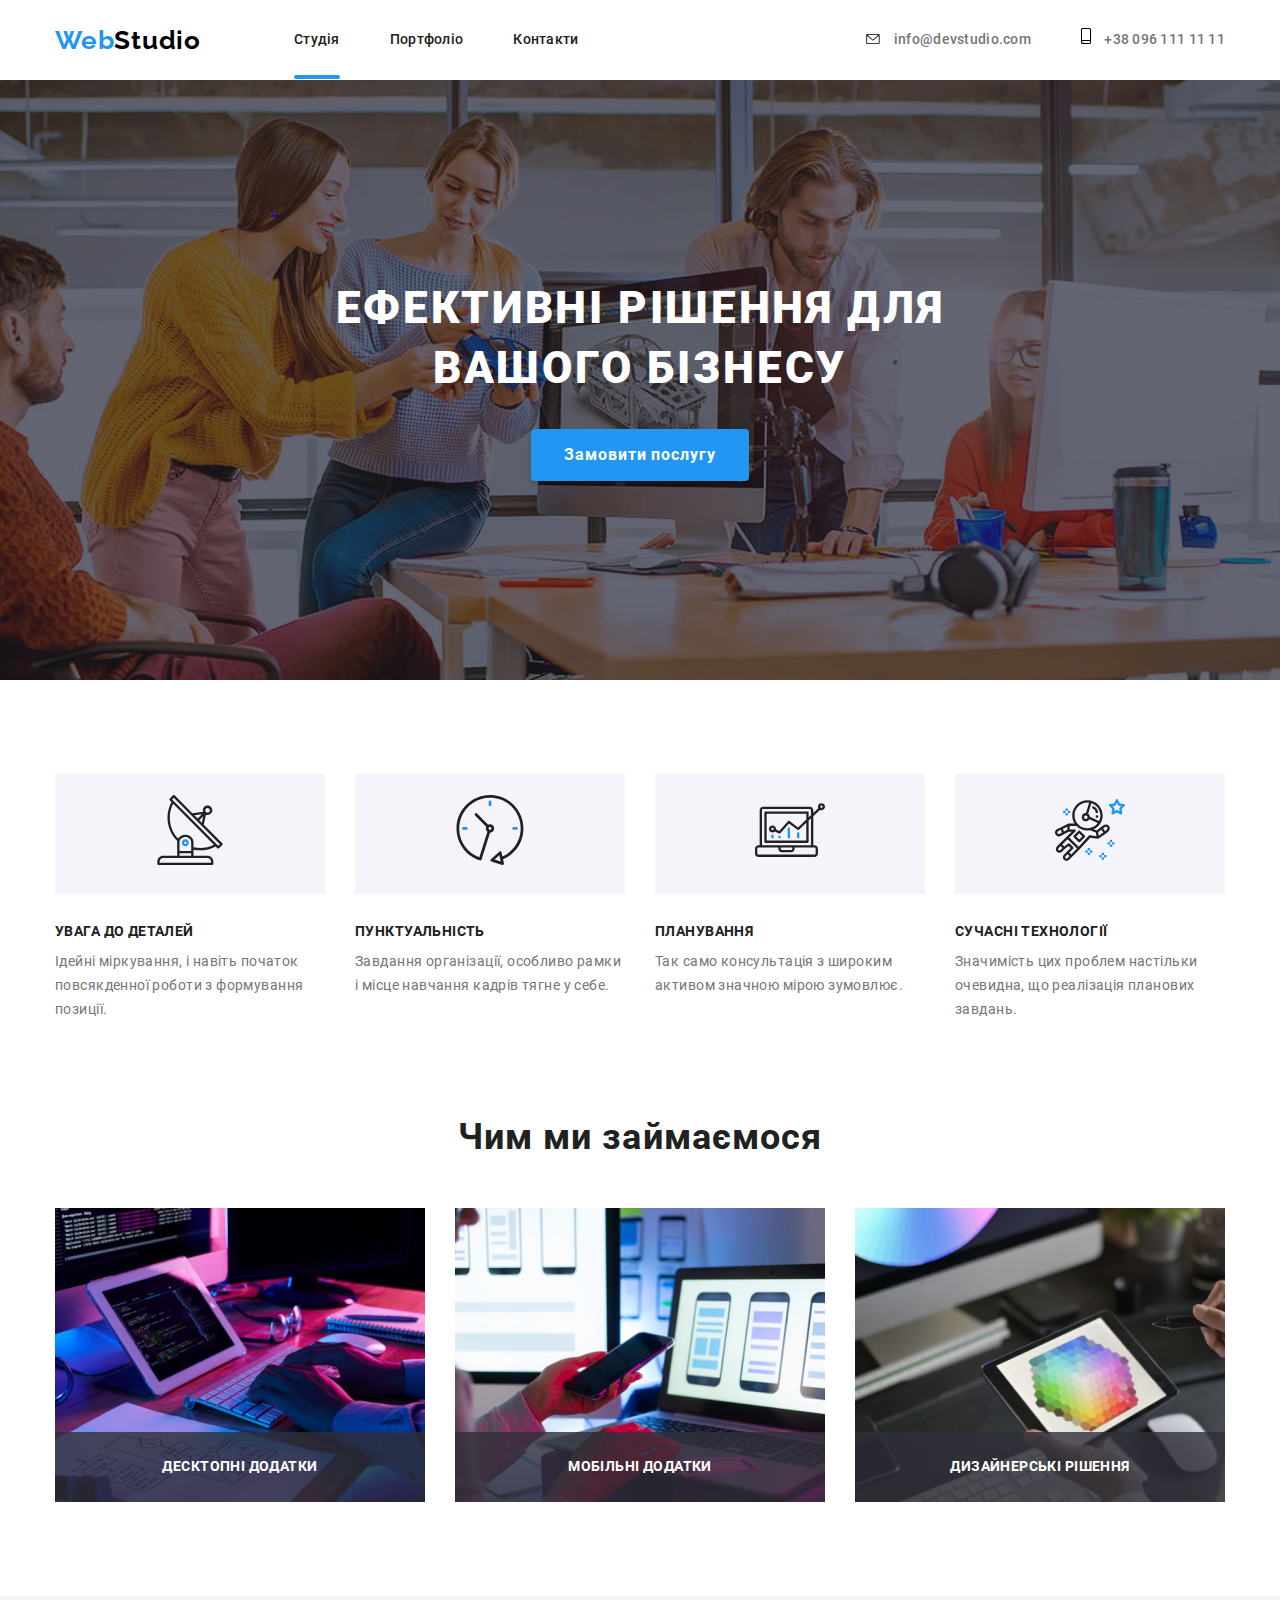
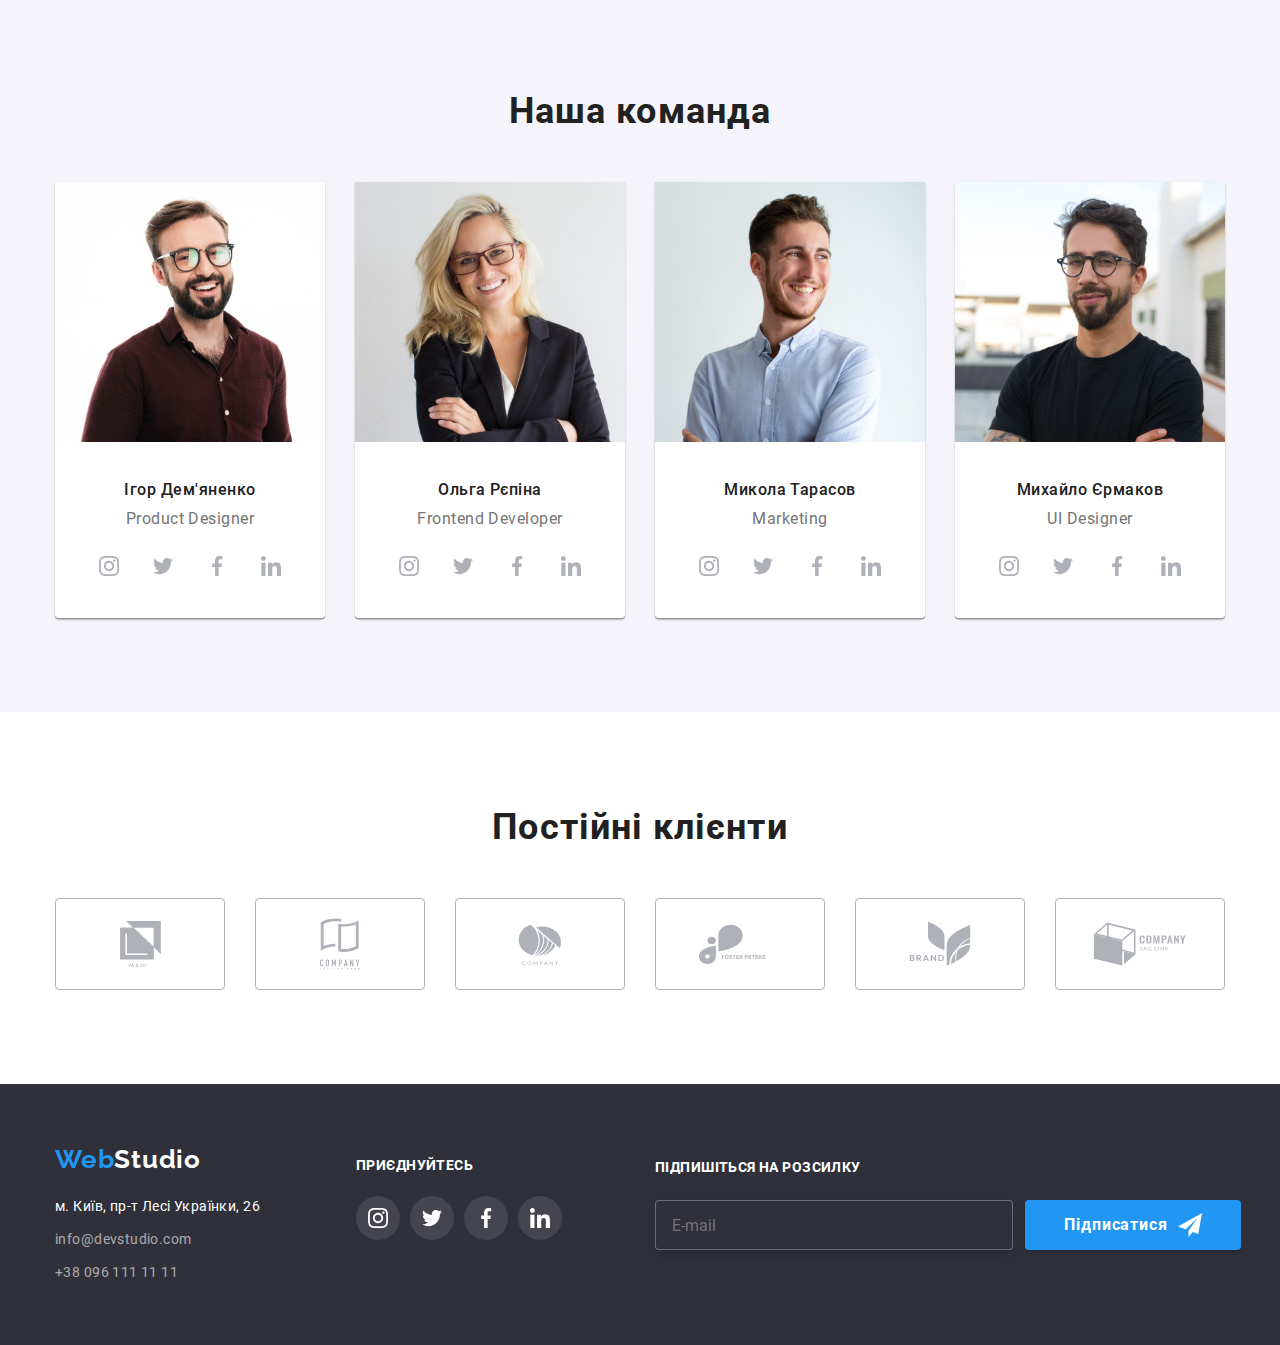
<file: index.html>
<!DOCTYPE html>
<html lang="uk">
<head>
    <meta charset="UTF-8">
    <meta http-equiv="X-UA-Compatible" content="IE=edge">
    <meta name="viewport" content="width=device-width, initial-scale=1.0">
    <title>Webstudio</title>
    <link rel="stylesheet" href="https://cdnjs.cloudflare.com/ajax/libs/modern-normalize/1.1.0/modern-normalize.min.css">
    <link rel="stylesheet" href="./css/style.css">
</head>
<body>
    <header class="page-header">
        <div class="container-header">
            <nav class="menu">
                <a href="./index.html" target="_parent"  class="page-logo"><span class="logo">Web</span>Studio</a>
                <ul class="site-nav list" >
                        <li class="item "><a href="index.html"  class="current link">Студія</a></li>
                        <li class="item "><a href="portfolio.html" class="link">Портфоліо</a></li>
                        <li class="item "><a href="#" class="link">Контакти</a></li>
                </ul>
            </nav>
            <ul class="auth-nav list">
                <li class="item">
                    <div class="text-auth">
                        <a href="mailto:" class="auth-link">
                            <div class="auth-nav-icon">
                                <svg class="icon-mail" width="16" height="10">
                                    <use href="./img/icons.svg#icon-envelope-hover"></use>
                                </svg>
                            </div>
                            info@devstudio.com
                        </a>
                    </div>
                </li>
                <li class="item">
                    <div class="text-auth">
                        <a href="tel:" class="auth-link">
                            <div class="auth-nav-icon">
                                <svg class="icon-mail" width="10" height="16">
                                    <use href="./img/icons.svg#icon-smartphone"></use>
                                </svg>
                            </div>
                            +38 096 111 11 11
                        </a>
                    </div>
                </li>
            </ul>
            </div>
    </header>

    <main class="page-main">
        <section class="hero" >
            <div class="container-hero">
                    <h1 class="hero-title">ЕФЕКТИВНІ РІШЕННЯ ДЛЯ ВАШОГО БІЗНЕСУ</h1>
                    <button type="button" class="btn-hero" data-modal-open>Замовити послугу</button>
            </div>
        </section>       
        <section class="section-info" >
            <div class="container-info">        
                <ul class="info list">
                    <li class="section-text">
                        <div class="container-icon">
                            <a href="#" class="section-icon-info">
                                <svg width="70" height="70">
                                    <use href="./img/icons.svg#icon-antenna"></use>
                                </svg>
                            </a>
                        </div>
                            <h3 class="section-title">УВАГА ДО ДЕТАЛЕЙ</h3>
                            <p class="subsection">Ідейні міркування, і навіть початок повсякденної роботи з формування позиції.</p>
                    </li>
                    <li class="section-text">
                        <div class="container-icon">
                            <a href="#" class="section-icon-info">
                                <svg width="70" height="70">
                                    <use href="./img/icons.svg#icon-clock"></use>
                                </svg>
                            </a>
                        </div>
                            <h3 class="section-title">ПУНКТУАЛЬНІСТЬ</h3>
                            <p class="subsection">Завдання організації, особливо рамки і місце навчання кадрів тягне у себе.</p>
                    </li>
                    <li class="section-text">
                        <div class="container-icon">
                            <a href="#" class="section-icon-info">
                                <svg width="70" height="70">
                                    <use href="./img/icons.svg#icon-diagram"></use>
                                </svg>
                            </a>
                        </div>
                            <h3 class="section-title">ПЛАНУВАННЯ</h3>
                            <p class="subsection">Так само консультація з широким активом значною мірою зумовлює.</p>
                    </li>
                    <li class="section-text">
                        <div class="container-icon">
                            <a href="#" class="section-icon-info">
                                <svg width="70" height="70">
                                    <use href="./img/icons.svg#icon-astronaut"></use>
                                </svg>
                            </a>
                        </div>   
                            <h3 class="section-title">СУЧАСНІ ТЕХНОЛОГІЇ</h3>
                            <p class="subsection">Значимість цих проблем настільки очевидна, що реалізація планових завдань.</p>
                    </li>
                </ul>
            </div>            
        </section>
                
        <section class="section-visual">
            <div class="container-visual">
                <h2 class="title-page" >Чим ми займаємося</h2>
                <ul class="main-img list">
                    <div class="visual-card">
                        <li class="item-visual">
                            <div class="item-visual-card">
                                <img src="./img/image_1.jpeg" alt="Верстка-сайту" width="370" height="294" class="img-item">
                                <p class="visual-card-text">ДЕСКТОПНІ ДОДАТКИ</p>
                            </div>
                        </li>
                    </div>
                    <div class="visual-card">
                        <li class="item-visual">
                            <div class="item-visual-card">
                                <img src="./img/image_2.jpeg" alt="Стилізація-под-смартфон" width="370" height="294" class="img-item">
                                <p class="visual-card-text">МОБІЛЬНІ ДОДАТКИ</p>
                            </div>
                        </li>
                    </div>
                    <div class="visual-card">
                        <li class="item-visual">
                            <div class="item-visual-card">
                                <img src="./img/image_3.jpeg" alt="Дизайн-сайту" width="370" height="294" class="img-item">
                                <p class="visual-card-text">ДИЗАЙНЕРСЬКІ РІШЕННЯ</p>
                            </div>
                        </li>
                    </div>
                </ul>
            </div>
        </section>
            
    <section class="section-teem" >
                <div class="container-teem">
                    <h2 class="title-teem">Наша команда</h2>
                    <ul class="teem-page list">
                        <li class="item-teem">
                            <img src="./img/face_1.jpeg" alt="Фото-продукт-дизайнера" width="270" height="260">
                            <div class="container-item">
                                <h3 class="section-teem-title">Ігор Дем'яненко</h3>
                                <p class="subsection-teem">Product Designer</p>
                                <div class="social ">
                                    <ul class="social-list list">
                                        <li class="social-link">
                                            <a href="#" class="social-icons">
                                                <svg width="20" height="20">
                                                    <use href="./img/icons.svg#icon-instagram"></use>
                                                </svg>
                                            </a>
                                        </li>
                                        <li class="social-link">
                                            <a href="" class="social-icons">
                                                <svg width="20" height="20">
                                                    <use href="./img/icons.svg#icon-twitter"></use>
                                                </svg>
                                            </a>
                                        </li>
                                        <li class="social-link">
                                            <a href="" class="social-icons">
                                                <svg width="20" height="20">
                                                    <use href="./img/icons.svg#icon-facebook"></use>
                                                </svg>
                                            </a>
                                        </li>
                                        <li class="social-link">
                                            <a href="" class="social-icons">
                                                <svg width="20" height="20">
                                                    <use href="./img/icons.svg#icon-linkedin"></use>
                                                </svg>
                                            </a>
                                        </li>
                                    </ul>
                                </div>
                            </div>
                        </li>
                        <li class="item-teem">
                            <img src="./img/face_2.jpeg" alt="Фото-фронтендера" width="270" height="260">
                            <div class="container-item">
                                <h3 class="section-teem-title">Ольга Рєпіна</h3>
                                <p class="subsection-teem">Frontend Developer</p>
                                <div class="social ">
                                    <ul class="social-list list">
                                        <li class="social-link">
                                            <a href="#" class="social-icons">
                                                <svg width="20" height="20">
                                                    <use href="./img/icons.svg#icon-instagram"></use>
                                                </svg>
                                            </a>
                                        </li>
                                        <li class="social-link">
                                            <a href="" class="social-icons">
                                                <svg width="20" height="20">
                                                    <use href="./img/icons.svg#icon-twitter"></use>
                                                </svg>
                                            </a>
                                        </li>
                                        <li class="social-link">
                                            <a href="" class="social-icons">
                                                <svg width="20" height="20">
                                                    <use href="./img/icons.svg#icon-facebook"></use>
                                                </svg>
                                            </a>
                                        </li>
                                        <li class="social-link">
                                            <a href="" class="social-icons">
                                                <svg width="20" height="20">
                                                    <use href="./img/icons.svg#icon-linkedin"></use>
                                                </svg>
                                            </a>
                                        </li>
                                    </ul>
                                </div>
                            </div>                            
                        </li>
                        <li class="item-teem">
                            <img src="./img/face_3.jpeg" alt="Фото-торговця" width="270" height="260">
                            <div class="container-item">
                                <h3 class="section-teem-title">Микола Тарасов</h3>
                                <p class="subsection-teem">Marketing</p>
                                <div class="social ">
                                    <ul class="social-list list">
                                        <li class="social-link">
                                            <a href="#" class="social-icons">
                                                <svg width="20" height="20">
                                                    <use href="./img/icons.svg#icon-instagram"></use>
                                                </svg>
                                            </a>
                                        </li>
                                        <li class="social-link">
                                            <a href="" class="social-icons">
                                                <svg width="20" height="20">
                                                    <use href="./img/icons.svg#icon-twitter"></use>
                                                </svg>
                                            </a>
                                        </li>
                                        <li class="social-link">
                                            <a href="" class="social-icons">
                                                <svg width="20" height="20">
                                                    <use href="./img/icons.svg#icon-facebook"></use>
                                                </svg>
                                            </a>
                                        </li>
                                        <li class="social-link">
                                            <a href="" class="social-icons">
                                                <svg width="20" height="20">
                                                    <use href="./img/icons.svg#icon-linkedin"></use>
                                                </svg>
                                            </a>
                                        </li>
                                    </ul>
                                </div>
                            </div>
                        </li>
                        <li class="item-teem">
                            <img src="./img/face_4.jpeg" alt="Фото-юай-дизайнера" width="270" height="260">
                            <div class="container-item">
                                <h3 class="section-teem-title">Михайло Єрмаков</h3>
                                <p class="subsection-teem">UI Designer</p>
                                <div class="social ">
                                    <ul class="social-list list">
                                        <li class="social-link">
                                            <a href="#" class="social-icons">
                                                <svg width="20" height="20">
                                                    <use href="./img/icons.svg#icon-instagram"></use>
                                                </svg>
                                            </a>
                                        </li>
                                        <li class="social-link">
                                            <a href="" class="social-icons">
                                                <svg width="20" height="20">
                                                    <use href="./img/icons.svg#icon-twitter"></use>
                                                </svg>
                                            </a>
                                        </li>
                                        <li class="social-link">
                                            <a href="" class="social-icons">
                                                <svg width="20" height="20">
                                                    <use href="./img/icons.svg#icon-facebook"></use>
                                                </svg>
                                            </a>
                                        </li>
                                        <li class="social-link">
                                            <a href="" class="social-icons">
                                                <svg width="20" height="20">
                                                    <use href="./img/icons.svg#icon-linkedin"></use>
                                                </svg>
                                            </a>
                                        </li>
                                    </ul>
                                </div>
                            </div>
                        </li>
                    </ul>            
                </div>
        </section>
        <section class="section-client">
            <div class="container-client">
                <h2 class="client-text">Постійні клієнти</h2>
                    <ul class="client-list list">
                        <div class="client-feature">
                            <li class="client-item">
                                <a href="#" class="client-link">
                                    <svg width="41" height="46.7">
                                        <use href="./img/icons.svg#icon-client1"></use>
                                    </svg>
                                </a>
                            </li>
                        </div>
                        <div class="client-feature">
                            <li class="client-item">
                                <a href="#" class="client-link">
                                    <svg width="40" height="52">
                                        <use href="./img/icons.svg#icon-client2"></use>
                                    </svg>
                                </a>
                            </li>
                        </div>
                        <div class="client-feature">
                            <li class="client-item">
                                <a href="#" class="client-link">
                                    <svg  width="43.46" height="41.18">
                                        <use href="./img/icons.svg#icon-client3"></use>
                                    </svg>
                                </a>
                            </li>
                        </div>
                        <div class="client-feature">
                            <li class="client-item">
                                <a href="#" class="client-link">
                                    <svg width="84.44" height="40.62">
                                        <use href="./img/icons.svg#icon-client4"></use>
                                    </svg>
                                </a>
                            </li>
                            </div>
                        <div class="client-feature">
                            <li class="client-item">
                                <a href="#" class="client-link">
                                    <svg width="62.54" height="45.43">
                                        <use href="./img/icons.svg#icon-client5"></use>
                                    </svg>
                                </a>
                                </div>
                            </li>
                        <div class="client-feature">
                            <li class="client-item">
                                <a href="#" class="client-link">
                                    <svg  width="93.79" height="43.93">
                                        <use href="./img/icons.svg#icon-client6"></use>
                                    </svg>
                                </a>
                            </li>
                        </div>                        
                    </ul>
            </div>
        </section>
    </main>

    <footer class="page-footer">
        <div class="container-footer">
            <div class="section-addrres">
            <a href="./index.html" class="page-logo-end"><span class="logo">Web</span>Studio</a>        
            <address>
                <ul class="page-address list">
                    <li class="address-footer">
                        <a href="https://goo.gl/maps/A3neCcu4yrXJGh3V9" target="_blank" class="adrs">м. Київ, пр-т Лесі Українки, 26</a> 
                    </li>
                    <li class="address-info">
                        <a href="mailto:" class="mail">info@devstudio.com</a>
                    </li>
                    <li class="address-info">
                        <a href="tel:" class="tel">+38 096 111 11 11</a>
                    </li>
                </ul>            
            </address>
            </div>
            <div class="feature">
                <p class="feature-text">ПРИЄДНУЙТЕСЬ</p>
                <ul class="feature-container list">
                    <div class="feature-card">
                        <li class="feature-link">
                            <a href="#" class="feature-item">
                                <svg  width="20" height="20">
                                    <use href="./img/icons.svg#icon-instagram"></use>
                                </svg>
                            </a>
                        </li>
                    </div>
                    <div class="feature-card">
                        <li class="feature-link">
                            <a href="#" class="feature-item">
                                <svg width="20" height="20">
                                    <use href="./img/icons.svg#icon-twitter"></use>
                                </svg>
                            </a>
                        </li>
                    </div>
                    <div class="feature-card">
                        <li class="feature-link">
                            <a href="#" class="feature-item">
                                <svg  width="20" height="20">
                                    <use href="./img/icons.svg#icon-facebook"></use>
                                </svg>
                            </a>
                        </li>
                    </div>
                    <div class="feature-card">
                        <li class="feature-link">
                            <a href="#" class="feature-item">
                                <svg  width="20" height="20">
                                    <use href="./img/icons.svg#icon-linkedin"></use>
                                </svg>
                            </a>
                        </li>
                    </div>
                </ul>
            </div>
            <div class="form-footer">
                <label class="form-footer-label" for="email">Підпишіться на розсилку</label>
                <div class="form-footer-link">
                    <input type="email" name="email" id="email" placeholder="E-mail" class="form-footer-input" required />
                    <button type="submit" class="form-footer-btn button">Підписатися
                        <svg class="form-footer-icon" width="24" height="24">
                            <use href="./img/icons.svg#icon-telegram"></use>
                        </svg>
                    </button>
                </div>
            </div>
        </div>
    </footer>

<div class="backdrop is-hidden" data-modal>
    <div class="modal">
        <div class="modal-container">
            <button type="button" class="btn-modal" data-modal-close>
                <svg width="18" height="18">
                    <use href="./img/icons.svg#icon-close-black"></use>
                </svg>
            </button>
            <h2 class="form-title">Залиште свої дані, ми вам передзвонимо</h2>
            <form name="contact-form" autocomplete="on" >
            
                <label class="form-field-label" for="name">Ім'я</label>
                <div class="form-field">
                    <input type="tel" name="name" id="name" placeholder="" class="form-field-input" minlength="2" maxlength="25" required/>
                    <svg class="form-field-icon" width="18" height="18">
                        <use href="./img/icons.svg#icon-person"></use>
                    </svg>
                </div>
                <label class="form-field-label" for="tel">Телефон</label>
                <div class="form-field">
                    <input type="tel" name="tel" id="tel" placeholder="" class="form-field-input" required/>
                    <svg class="form-field-icon" width="18" height="18">
                        <use href="./img/icons.svg#icon-phone"></use>
                    </svg>
                </div>
                <label class="form-field-label" for="email">Пошта</label>
                <div class="form-field">
                    <input type="email" name="email" id="email" placeholder="" class="form-field-input" required/>
                    <svg class="form-field-icon" width="18" height="18">
                        <use href="./img/icons.svg#icon-email"></use>
                    </svg>
                </div>
                <div class="form-textarea">
                    <label class="form-field-label" for="comment">Коментар</label>
                    <textarea class="form-field-textarea" name="comment" id="comment" placeholder="Ведіть текст"></textarea>
                </div>
                <div class="form-checkbox checkbox">
                    <input class="checkbox-input" type="checkbox" name="text-checkbox" id="text-checkbox" />
                    <svg class="checkbox-icon"  width="16" height="15">
                        <use href="./img/icons.svg#icon-check"></use>
                    </svg>
                    <label class="checkbox-label" for="text-checkbox">Погоджуюся з розсилкою та приймаю
                        <a href="#" class="checkbox-link">Умови договору</a>
                    </label>
                </div>
                <button class="form-submit button" type="submit">Відправити</button>
            </form>
        </div>        
    </div>
</div>


<script src="./js/modal.js"></script>
</body>


</html>
</file>
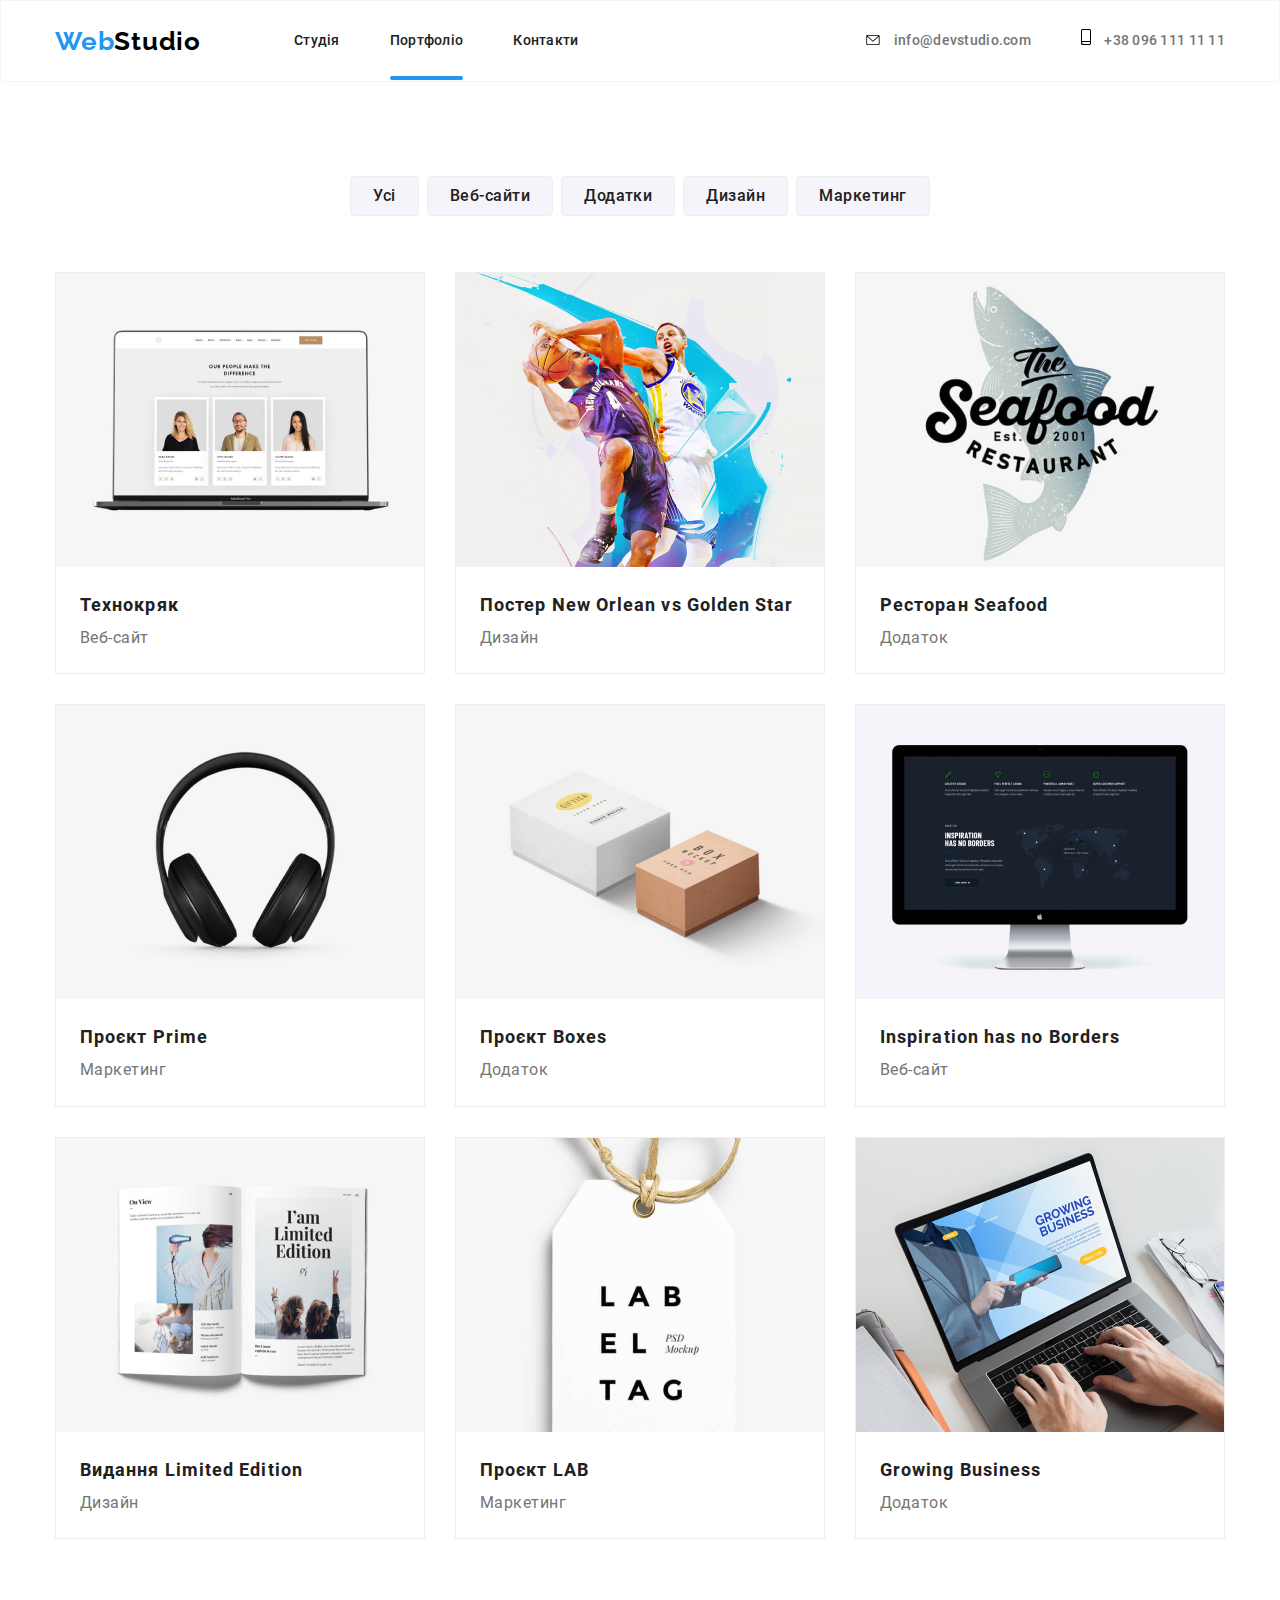
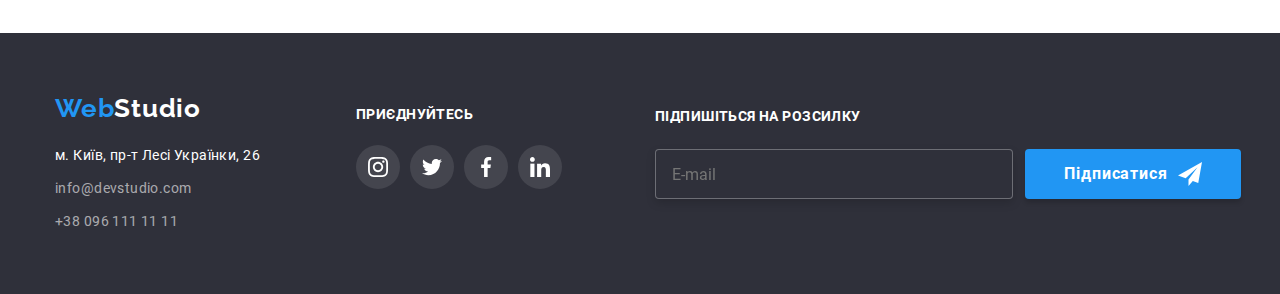
<file: portfolio.html>
<!DOCTYPE html>
<html lang="uk">

<head>
    <meta charset="UTF-8">
    <meta http-equiv="X-UA-Compatible" content="IE=edge">
    <meta name="viewport" content="width=device-width, initial-scale=1.0">
    <title>Webstudio</title>
    <link rel="stylesheet"
        href="https://cdnjs.cloudflare.com/ajax/libs/modern-normalize/1.1.0/modern-normalize.min.css">
    <link rel="stylesheet" href="./css/style.css">
</head>

<body>
    <header class="page-header portfolio-link">
        <div class="container-header">
            <nav class="menu">
                <a href="./index.html" target="_parent" class="page-logo"><span class="logo">Web</span>Studio</a>
                <ul class="site-nav list">
                    <li class="item "><a href="index.html" class="link">Студія</a></li>
                    <li class="item "><a href="portfolio.html" class="current link">Портфоліо</a></li>
                    <li class="item "><a href="#" class="link">Контакти</a></li>
                </ul>
            </nav>
            <ul class="auth-nav list">
                <li class="item">
                    <div class="text-auth">
                        <a href="mailto:" class="auth-link">
                            <div class="auth-nav-icon">
                                <svg class="icon-mail" width="16" height="10">
                                    <use href="./img/icons.svg#icon-envelope-hover"></use>
                                </svg>
                            </div>
                            info@devstudio.com
                        </a>
                    </div>
                </li>
                <li class="item">
                    <div class="text-auth">
                        <a href="tel:" class="auth-link">
                            <div class="auth-nav-icon">
                                <svg class="icon-mail" width="10" height="16">
                                    <use href="./img/icons.svg#icon-smartphone"></use>
                                </svg>
                            </div>
                            +38 096 111 11 11
                        </a>
                    </div>
                </li>
            </ul>
        </div>
    </header>
    
    <main class="page-main">
        <section class="section-portfolio">
            <div class="container-portfolio">
                <ul class="menu-portfolio list">
                    <li class="nav-menu"><button type="button" class="btn-portfolio">Усі</button></li>
                    <li class="nav-menu"><button type="button" class="btn-portfolio">Веб-сайти</button></li>
                    <li class="nav-menu"><button type="button" class="btn-portfolio">Додатки</button></li>
                    <li class="nav-menu"><button type="button" class="btn-portfolio">Дизайн</button></li>
                    <li class="nav-menu"><button type="button" class="btn-portfolio">Маркетинг</button></li>
                </ul>
                <ul class="portfolio-nav list">
                        <li class="subdivision-portfolio">
                            <a href="/">
                                <div class="subdivision-portfolio-thumb">
                                    <img src="./img/img-portfolio.jpg" alt="Ноутбук на котрому на сайт" width="370" height="294" class="img-portfolio">
                                    <div class="subdivision-overlay">
                                        <p>Ресурс пропонує комплексні пропозиції з різним рівнем функціоналу та сервісів. Все це дозволить відвідувачу
                                            отримати
                                            вичерпні відомості про компанію чи приватну особу.</p>
                                    </div>
                                </div>
                                <div class="container-portfolio-item">
                                    <p class="section-portfolio-title">Технокряк</p>
                                    <p class="subsection-portfolio">Веб-сайт</p>                                    
                                </div>
                            </a>
                        </li>
                    <li class="subdivision-portfolio" >
                        <a href="/">
                            <div class="subdivision-portfolio-thumb">
                                <img src="./img/img-portfolio1.jpg" alt="Ноутбук на котрому на сайт" width="370" height="294" class="img-portfolio">
                                <div class="subdivision-overlay">
                                    <p>Ресурс пропонує комплексні пропозиції з різним рівнем функціоналу та сервісів. Все це дозволить відвідувачу
                                        отримати
                                        вичерпні відомості про компанію чи приватну особу.</p>
                                </div>
                            </div>
                            <div class="container-portfolio-item">
                                <p class="section-portfolio-title">Постер New Orlean vs Golden Star</p>
                                <p class="subsection-portfolio">Дизайн</p>
                            </div>
                        </a>
                    </li>
                    <li class="subdivision-portfolio">
                        <a href="/">
                            <div class="subdivision-portfolio-thumb">
                                <img src="./img/img-portfolio2.jpg" alt="Ноутбук на котрому на сайт" width="370" height="294" class="img-portfolio">
                                <div class="subdivision-overlay">
                                    <p>Ресурс пропонує комплексні пропозиції з різним рівнем функціоналу та сервісів. Все це дозволить відвідувачу
                                        отримати
                                        вичерпні відомості про компанію чи приватну особу.</p>
                                </div>
                            </div>
                            <div class="container-portfolio-item">
                                <p class="section-portfolio-title">Ресторан Seafood</p>
                                <p class="subsection-portfolio">Додаток</p>
                            </div>
                        </a>
                    </li>
                    <li class="subdivision-portfolio">
                        <a href="/">
                            <div class="subdivision-portfolio-thumb">
                                <img src="./img/img-portfolio3.jpg" alt="Ноутбук на котрому на сайт" width="370" height="294" class="img-portfolio">
                                <div class="subdivision-overlay">
                                    <p>Ресурс пропонує комплексні пропозиції з різним рівнем функціоналу та сервісів. Все це дозволить відвідувачу
                                        отримати
                                        вичерпні відомості про компанію чи приватну особу.</p>
                                </div>
                            </div>
                            <div class="container-portfolio-item">
                                <p class="section-portfolio-title">Проєкт Prime</p>
                                <p class="subsection-portfolio">Маркетинг</p>
                            </div>
                        </a>
                    </li>
                    <li class="subdivision-portfolio">
                        <a href="/">
                            <div class="subdivision-portfolio-thumb">
                                <img src="./img/img--portfolio4.jpg" alt="Ноутбук на котрому на сайт" width="370" height="294" class="img-portfolio">
                                <div class="subdivision-overlay">
                                    <p>Ресурс пропонує комплексні пропозиції з різним рівнем функціоналу та сервісів. Все це дозволить відвідувачу
                                        отримати
                                        вичерпні відомості про компанію чи приватну особу.</p>
                                </div>
                            </div>
                            <div class="container-portfolio-item">
                                <p class="section-portfolio-title">Проєкт Boxes</p>
                                <p class="subsection-portfolio">Додаток</p>
                        </a>
                    </li>
                    <li class="subdivision-portfolio">
                        <a href="/">
                            <div class="subdivision-portfolio-thumb">
                                <img src="./img/img-portfolio5.jpg" alt="Ноутбук на котрому на сайт" width="370" height="294" class="img-portfolio">
                                <div class="subdivision-overlay">
                                    <p>Ресурс пропонує комплексні пропозиції з різним рівнем функціоналу та сервісів. Все це дозволить відвідувачу
                                        отримати
                                        вичерпні відомості про компанію чи приватну особу.</p>
                                </div>
                            </div>
                            <div class="container-portfolio-item">
                                <p class="section-portfolio-title">Inspiration has no Borders</p>
                                <p class="subsection-portfolio">Веб-сайт</p>
                        </a>
                    </li>
                    <li class="subdivision-portfolio">
                        <a href="/">
                            <div class="subdivision-portfolio-thumb">
                                <img src="./img/img-portfolio6.jpg" alt="Ноутбук на котрому на сайт" width="370" height="294" class="img-portfolio">
                                <div class="subdivision-overlay">
                                    <p>Ресурс пропонує комплексні пропозиції з різним рівнем функціоналу та сервісів. Все це дозволить відвідувачу
                                        отримати
                                        вичерпні відомості про компанію чи приватну особу.</p>
                                </div>
                            </div>
                            <div class="container-portfolio-item">
                                <p class="section-portfolio-title">Видання Limited Edition</p>
                                <p class="subsection-portfolio">Дизайн</p>   
                        </a>
                    </li>
                    <li class="subdivision-portfolio">
                        <a href="/">
                            <div class="subdivision-portfolio-thumb">
                                <img src="./img/img--portfolio7.jpg" alt="Ноутбук на котрому на сайт" width="370" height="294" class="img-portfolio">
                                <div class="subdivision-overlay">
                                    <p>Ресурс пропонує комплексні пропозиції з різним рівнем функціоналу та сервісів. Все це дозволить відвідувачу
                                        отримати
                                        вичерпні відомості про компанію чи приватну особу.</p>
                                </div>
                            </div>
                            <div class="container-portfolio-item">
                                <p class="section-portfolio-title">Проєкт LAB</p>
                                <p class="subsection-portfolio">Маркетинг</p>
                            </div>
                        </a>
                    </li>
                    <li class="subdivision-portfolio">
                        <a href="/">
                            <div class="subdivision-portfolio-thumb">
                                <img src="./img/img--portfolio8.jpg" alt="Ноутбук на котрому на сайт" width="370" height="294" class="img-portfolio">
                                <div class="subdivision-overlay">
                                    <p>Ресурс пропонує комплексні пропозиції з різним рівнем функціоналу та сервісів. Все це дозволить відвідувачу
                                        отримати
                                        вичерпні відомості про компанію чи приватну особу.</p>
                                </div>
                            </div>
                            <div class="container-portfolio-item">
                                <p class="section-portfolio-title">Growing Business</p>
                                <p class="subsection-portfolio">Додаток</p>
                            </div>                   
                        </a>
                    </li>
                </ul>
            </div>
        </section>
    </main>
        <footer class="page-footer">
            <div class="container-footer">
                <div class="section-addrres">
                    <a href="./index.html" class="page-logo-end"><span class="logo">Web</span>Studio</a>
                    <address>
                        <ul class="page-address list">
                            <li class="address-footer">
                                <a href="https://goo.gl/maps/A3neCcu4yrXJGh3V9" target="_blank" class="adrs">м. Київ, пр-т Лесі
                                    Українки, 26</a>
                            </li>
                            <li class="address-info">
                                <a href="mailto:" class="mail">info@devstudio.com</a>
                            </li>
                            <li class="address-info">
                                <a href="tel:" class="tel">+38 096 111 11 11</a>
                            </li>
                        </ul>
                    </address>
                </div>
                <div class="feature">
                    <p class="feature-text">ПРИЄДНУЙТЕСЬ</p>
                    <ul class="feature-container list">
                        <div class="feature-card">
                            <li class="feature-link">
                                <a href="#" class="feature-item">
                                    <svg width="20" height="20">
                                        <use href="./img/icons.svg#icon-instagram"></use>
                                    </svg>
                                </a>
                            </li>
                        </div>
                        <div class="feature-card">
                            <li class="feature-link">
                                <a href="#" class="feature-item">
                                    <svg width="20" height="20">
                                        <use href="./img/icons.svg#icon-twitter"></use>
                                    </svg>
                                </a>
                            </li>
                        </div>
                        <div class="feature-card">
                            <li class="feature-link">
                                <a href="#" class="feature-item">
                                    <svg width="20" height="20">
                                        <use href="./img/icons.svg#icon-facebook"></use>
                                    </svg>
                                </a>
                            </li>
                        </div>
                        <div class="feature-card">
                            <li class="feature-link">
                                <a href="#" class="feature-item">
                                    <svg width="20" height="20">
                                        <use href="./img/icons.svg#icon-linkedin"></use>
                                    </svg>
                                </a>
                            </li>
                        </div>
                    </ul>
                </div>
                <div class="form-footer">
                    <label class="form-footer-label" for="email">Підпишіться на розсилку</label>
                    <div class="form-footer-link">
                        <input type="email" name="email" id="email" placeholder="E-mail" class="form-footer-input" required />
                        <button type="submit" class="form-footer-btn button">Підписатися
                            <svg class="form-footer-icon" width="24" height="24">
                                <use href="./img/icons.svg#icon-telegram"></use>
                            </svg>
                        </button>
                    </div>
                </div>
            </div>
        </footer>
</body>

</html>
</file>
<file: css/style.css>
@font-face {
    font-family: 'Roboto';
    font-style: normal;
    font-weight: 400;
    src: url('../fonts/roboto-v30-latin_cyrillic-ext_cyrillic-regular.eot');
    src: local(''),
        url('../fonts/roboto-v30-latin_cyrillic-ext_cyrillic-regular.eot?#iefix') format('embedded-opentype'),
        url('../fonts/roboto-v30-latin_cyrillic-ext_cyrillic-regular.woff2') format('woff2'),
        url('../fonts/roboto-v30-latin_cyrillic-ext_cyrillic-regular.woff') format('woff'),
        url('../fonts/roboto-v30-latin_cyrillic-ext_cyrillic-regular.ttf') format('truetype'),
        url('../fonts/roboto-v30-latin_cyrillic-ext_cyrillic-regular.svg#Roboto') format('svg');

}
@font-face {
    font-family: 'Roboto';
    font-style: normal;
    font-weight: 500;
    src: url('../fonts/roboto-v30-latin_cyrillic-ext_cyrillic-500.eot');
    src: local(''),
        url('../fonts/roboto-v30-latin_cyrillic-ext_cyrillic-500.eot?#iefix') format('embedded-opentype'),
        url('../fonts/roboto-v30-latin_cyrillic-ext_cyrillic-500.woff2') format('woff2'),
        url('../fonts/roboto-v30-latin_cyrillic-ext_cyrillic-500.woff') format('woff'),
        url('../fonts/roboto-v30-latin_cyrillic-ext_cyrillic-500.ttf') format('truetype'),
        url('../fonts/roboto-v30-latin_cyrillic-ext_cyrillic-500.svg#Roboto') format('svg');
}
@font-face {
    font-family: 'Roboto';
    font-style: normal;
    font-weight: 700;
    src: url('../fonts/roboto-v30-latin_cyrillic-ext_cyrillic-700.eot');
    src: local(''),
        url('../fonts/roboto-v30-latin_cyrillic-ext_cyrillic-700.eot?#iefix') format('embedded-opentype'),
        url('../fonts/roboto-v30-latin_cyrillic-ext_cyrillic-700.woff2') format('woff2'),
        url('../fonts/roboto-v30-latin_cyrillic-ext_cyrillic-700.woff') format('woff'),
        url('../fonts/roboto-v30-latin_cyrillic-ext_cyrillic-700.ttf') format('truetype'),
        url('../fonts/roboto-v30-latin_cyrillic-ext_cyrillic-700.svg#Roboto') format('svg');
}
@font-face {
    font-family: 'Roboto';
    font-style: normal;
    font-weight: 900;
    src: url('../fonts/roboto-v30-latin_cyrillic-ext_cyrillic-900.eot');
    src: local(''),
        url('../fonts/roboto-v30-latin_cyrillic-ext_cyrillic-900.eot?#iefix') format('embedded-opentype'),
        url('../fonts/roboto-v30-latin_cyrillic-ext_cyrillic-900.woff2') format('woff2'),
        url('../fonts/roboto-v30-latin_cyrillic-ext_cyrillic-900.woff') format('woff'),
        url('../fonts/roboto-v30-latin_cyrillic-ext_cyrillic-900.ttf') format('truetype'),
        url('../fonts/roboto-v30-latin_cyrillic-ext_cyrillic-900.svg#Roboto') format('svg');
}
@font-face {
    font-family: 'Raleway';
    font-style: normal;
    font-weight: 700;
    src: url('../fonts/raleway-v28-latin-700.eot');
    src: local(''),
        url('../fonts/raleway-v28-latin-700.eot?#iefix') format('embedded-opentype'),
        url('../fonts/raleway-v28-latin-700.woff2') format('woff2'),
        url('../fonts/raleway-v28-latin-700.woff') format('woff'),
        url('../fonts/raleway-v28-latin-700.ttf') format('truetype'),
        url('../fonts/raleway-v28-latin-700.svg#Raleway') format('svg');
}

:root {
    --primary-text-color: #212121;
    --title-text-color: #757575;
    --accent-color: #2196F3;
    --white-color: #FFFFFF;
    --black-color:#000000;
    --background-primary-color: #F5F4FA;
    --footer-text-color:rgba(255, 255, 255, 0.6);
    --background-hero-footer-color:#2F303A;
    --background-btn-hero: rgba(0, 0, 0, 0.15);
    --background-subsection-portfolio: #EEEEEE;
    --background-portfolio: #F5F5F5;
    --background-icon-footer: rgba(255, 255, 255, 0.1);
    --border-client: #AFB1B8;
    --fill-client: #AFB1B8;
    --background-hero: rgba(47, 48, 58, 0.4);
    --background-item-card:rgba(47, 48, 58, 0.8);
    --background-card: rgba(33, 150, 243, 0.9);
    --backgroun-form-input-border: rgba(33, 33, 33, 0.2);
}

body {
    background: var(--white-color);
    color: var(--primary-text-color) ;
    
    font-family: 'Roboto','Raleway';
    font-style: normal;
    font-weight: 400;
    font-size: 14px;
    line-height: 1.71;
}

a {
    text-decoration: none;
}

.button {
    font-style: normal;
    font-weight: 700;
    font-size: 16px;
    line-height: 1.9;
    letter-spacing: 0.06em;
    border-radius: 4px;
    border: 1px solid transparent;
    min-width: 216px;
    min-height: 50px;
    padding: 10px 32px;
    /* outline: 2px solid tomato; */
    box-shadow: 0px 4px 4px var(--background-btn-hero);
    color: var(--white-color);
    background-color: var(--accent-color);

    cursor: pointer;
}



.list {
    list-style: none;
    margin: 0;
    padding: 0;
}
/* header */

.container-header {
    width: 1200px;
    height: 80px;
    margin-left: auto;
    margin-right: auto;
    padding-left: 15px;
    padding-right: 15px;
    /* outline: 2px solid tomato; */
    display: flex;
    align-items: center;
    justify-content: space-between;
}

.page-header{
    background-color: var(--white-color);
    /* border: 1px solid var(--background-primary-color); */
}

.page-header.portfolio-link {
    border: 1px solid var(--background-primary-color);
}

.menu {
    display: flex;
    align-items: center;
}

.page-logo {
    font-family: 'Raleway';
    font-weight: 700;
    font-size: 26px;
    line-height: 1.19;
    letter-spacing: 0.03em;
    /* outline: 2px solid tomato; */
    color: var(--black-color);
    margin-right: 93px;
}

.logo {
    color: var(--accent-color);
}

.link {
    font-weight: 500;
    line-height: 1.14;
    letter-spacing: 0.02em;
    /* outline: 2px solid tomato; */
    color: var(--primary-text-color);
    transition-duration: 250ms;
    transition-timing-function: cubic-bezier(0.4, 0, 0.2, 1);

}

.item-mail,
.item-tel {
    margin: 0 10px 0 0;
    display: inline-block;
}

.site-nav {
    display: flex;
    align-items: center;
}

.site-nav .item + .item {
    margin-left: 50px;
}

.link:hover,
.link:focus {
    color: var(--accent-color);
}

.current.link {
    position: relative;
    padding: 32px 0;
}

.current.link::after {
    content: '';

    width: 100%;
    height: 4px;
    border-radius: 2px;

    position: absolute;
    bottom: 0;
    left: 0;
    
    background-color: var(--accent-color);
    opacity: 1;
}

.auth-nav {
    display: flex;
}

.auth-link {
    font-weight: 500;
    line-height: 1.14;
    letter-spacing: 0.02em;
    /* outline: 2px solid tomato; */
    color: var(--title-text-color);
    transition-duration: 250ms;
    transition-timing-function: cubic-bezier(0.4, 0, 0.2, 1);
}

.auth-link:hover,
.auth-link:focus {
    color: var(--accent-color);
    fill: var(--accent-color);
}

.auth-nav .item+.item {
    margin-left: 50px;
}

.auth-nav-icon{
    margin: 0 10px 0 0;
}

.auth-nav-icon {
    display: inline-block;
}




/* main */

.page-main {
    background-color: var(--white-color);
}
/* section hero */

.hero {
    background-color: var(--background-hero-footer-color);
    /* outline: 2px solid tomato; */
    background-image: linear-gradient(
        to right,
        var(--background-hero),
        var(--background-hero)
    ),
    url(../img/hero-title.jpg);

    background-repeat: no-repeat;
    background-size: cover;
    background-position: center;
    max-width: 1600px;
    margin: 0 auto;  
}

.container-hero {
    text-align: center;
        
    margin-left: auto;
    margin-right: auto;
    padding-left: 15px;
    padding-right: 15px;
    max-width: 1200px;
    align-items: center;
    justify-content: center;
    display: flex;
    flex-direction: column;
    height: 600px;    
}

.hero-title {
    font-weight: 900;
    font-size: 44px;
    line-height: 1.36;
    letter-spacing: 0.06em;
    /* outline: 2px solid tomato; */
    color: var(--white-color);
    max-width: 696px;
    margin: 0 0 30px;
}


.btn-hero {    
    font-style: normal;
    font-weight: 700;
    font-size: 16px;
    line-height: 1.9;
    letter-spacing: 0.06em;
    border-radius: 4px;
    border: 1px solid transparent;
    min-width: 216px;
    min-height: 50px;
    padding: 10px 32px;    
    align-items: center;    
    /* outline: 2px solid tomato; */    
    box-shadow: 0px 4px 4px var(--background-btn-hero);
    color: var(--white-color);
    background-color: var(--accent-color);

    cursor: pointer;
}

.section-title {
    font-weight: 700;
    font-size: inherit;
    line-height: 1.14;
    letter-spacing: 0.03em;
    /* outline: 2px solid tomato; */
    color: var(--primary-text-color);
    margin: 0 0 10px;
}
/* section info */

.section-info {
    padding: 94px 0;
}

.container-info {
    padding: 94px 0 ;
    width: 1200px;
    margin-left: auto;
    margin-right: auto;
    padding: 0 15px;
}

.info {
    display: flex;
}

.info .section-text+.section-text {
    margin-left: 30px;
}
/* section visual */

.section-visual {
    padding: 0 0 94px;
}

.container-visual {
    padding: 0 0 94px;
    width: 1200px;
    margin-left: auto;
    margin-right: auto;
    padding: 0 15px;
}

.main-img {
    display: flex;
}

.img-item {
    display: block;
    position: relative;
}

.main-img .visual-card+.visual-card {
    margin-left: 30px;
}

.subsection {
    letter-spacing: 0.03em;
    /* outline: 2px solid tomato; */
    color: var(--title-text-color);
    margin: 0;
}

.visual-card {
    position: relative;
}

.visual-card-text {
    position: absolute;
    margin: 0;
    
    text-align: center;
    display: flex;
    align-items: center;
    justify-content: center;
    
    bottom: 0;
    left: 0;
    width: 100%;
    height: 70px;

    background-color: var(--background-item-card);
    color: var(--white-color);

    font-weight: 700;
    font-size: 14px;
    line-height: 1.14;
    letter-spacing: 0.03em;
}

/* section teem */

.section-teem {
    background-color: var(--background-primary-color);
    padding: 94px 0;
    /* outline: 3px solid tomato; */
}

.container-teem {
    width: 1200px;
    padding: 94px 0;
    margin-left: auto;
    margin-right: auto;
    padding: 0 15px;
    /* outline: 3px solid tomato; */

}

.title-page,
.title-teem {
    font-weight: 700;
    font-size: 36px;
    line-height: 1.17;
    text-align: center;
    letter-spacing: 0.03em;
    /* outline: 2px solid tomato; */
    color: var(--primary-text-color);
    margin-top: 0;
    margin-bottom: 50px;
}


.teem-page {
    display: flex;
    /* outline: 3px solid tomato; */
}

.item-teem{
    background-color: var(--white-color);
    box-shadow: 0px 1px 3px rgba(0, 0, 0, 0.12),
                0px 1px 1px rgba(0, 0, 0, 0.14),
                0px 2px 1px rgba(0, 0, 0, 0.2);
    border-radius: 0px 0px 4px 4px;
    /* outline: 3px solid tomato; */
}

.teem-page .item-teem+.item-teem {
    margin-left: 30px;
    /* outline: 3px solid tomato; */
}

.section-teem-title {
    font-weight: 500;
    font-size: 16px;
    line-height: 1.19;
    text-align: center;
    letter-spacing: 0.03em;
    /* outline: 2px solid tomato; */
    color: var(--primary-text-color);
    margin: 0 0 10px;
}

.subsection-teem {
    font-weight: inherit;
    font-size: 16px;
    line-height: 1.19;
    text-align: center;
    letter-spacing: 0.03em;
    /* outline: 2px solid tomato; */
    color: var(--title-text-color);
    margin: 0;    
}

.container-item {
    padding: 30px 0;
}
/* section-client */

.section-client {
    padding: 94px 0;
}

.container-client {
    width: 1200px;
    margin-left: auto;
    margin-right: auto;
    padding: 0 15px;
    /* outline: 2px solid tomato; */
}

.client-text {
    margin: 0 0 50px;
    text-align: center;
    font-weight: 700;
    font-size: 36px;
    line-height: 1.17;
    text-align: center;
    letter-spacing: 0.03em;

}

.client-list {
    display: flex;
    align-items: center;
    justify-content: center;
    gap: 30px;
}

.client-item {
    width: 170px;
    height: 92px;
    
}

.client-link {
    width: 100%;
    height: 100%;
    
    display: flex;
    align-items: center;
    justify-content: center;
    
    border: 1px solid var(--border-client);
    border-radius: 4px;
    fill: var(--fill-client);
    transition-duration: 250ms;
    transition-timing-function: cubic-bezier(0.4, 0, 0.2, 1);
}


.client-item :hover,
.client-item :focus {
    fill: var(--accent-color);
    border: 1px solid var(--accent-color);
}    

/* footer */

.page-footer {
    background-color: var(--background-hero-footer-color);
    padding: 60px 0;
    /* outline: 3px solid tomato; */
}

.container-footer {
    width: 1200px;
    margin-left: auto;
    margin-right: auto;
    padding: 0 15px;
    display: flex;
    /* outline: 3px solid tomato; */
}

.page-logo-end {
    font-weight: 700;
    font-family: 'Raleway';
    font-size: 26px;
    line-height: 1.19;
    letter-spacing: 0.03em;
    /* outline: 2px solid tomato; */
    color: var(--white-color);
    margin: 0 0 20px;
    display: inline-block;
}

.adrs {
    font-style: normal;
    font-weight: inherit;
    font-size: 14px;
    line-height: 1.71;
    letter-spacing: 0.03em;
    /* outline: 2px solid tomato; */
    color: var(--white-color);
    display: inline-block;
    min-width: 231px;
}

.mail,
.tel {
    font-style: normal;
    font-weight: inherit;
    font-size: 14px;
    line-height: 1.71;
    letter-spacing: 0.03em;
    /* outline: 2px solid tomato; */
    color: var(--footer-text-color);
    display: inline-block;
    min-width: 231px;
}

.adrs {
    margin: 0 0 9px;
}

.mail {
    margin: 0 0 9px;
}

.tel {
    margin: 0;
}

.form-footer {
    margin: 12px 0 0 0;
}

.form-footer-label {
    font-weight: 700;
    font-size: 14px;
    line-height: 1.14;
    letter-spacing: 0.03em;
    text-transform: uppercase;

    color: var(--white-color);

}

.form-footer-input {
    width: 358px;   
    height: 50px;

    background-color: var(--background-hero-footer-color);
    border: 1px solid rgba(255, 255, 255, 0.3);
    filter: drop-shadow(0px 4px 4px rgba(0, 0, 0, 0.15));
    border-radius: 4px;

    padding: 15px 16px;
    color: rgba(255, 255, 255, 0.6);
    font-size: 16px;
    line-height: 1.25;
}

.form-footer-link {
    display: flex;
    gap: 12px;

    margin: 20px 0 0 0;
}

.form-footer-btn {
    height: 50px;
    width: 200px;

    display: flex;
    align-items: center;
    justify-content: center;
    gap: 10px;

    fill: var(--white-color);
}

/* portfolio */

.section-portfolio {
    padding: 94px 0;
    background-color: var(--white-color);
    /* outline: 3px solid tomato; */
}

.container-portfolio {
    padding: 94px 0;
    width: 1200px;
    margin-left: auto;
    margin-right: auto;
    padding: 0 15px;
    /* outline: 3px solid tomato; */
}

.menu-portfolio {
    display: flex;
    align-items: center;
    justify-content: center;
    margin-bottom: 56px;
    /* outline: 3px solid tomato; */
}

.menu-portfolio .nav-menu+.nav-menu {
    margin-left: 8px;
    /* outline: 3px solid tomato; */
}

.btn-portfolio {
    
    font-weight: 500;
    font-size: 16px;
    line-height: 1.63;
    text-align: center;
    letter-spacing: 0.03em;
    border-radius: 4px;
    border: 1px solid var(--background-subsection-portfolio);
    /* outline: 2px solid tomato; */
    color: var(--primary-text-color);
    background-color: var(--background-primary-color);

    transition-duration: 250ms;
    transition-timing-function: cubic-bezier(0.4, 0, 0.2, 1);

    cursor: pointer;
    padding: 6px 22px;
}

.btn-portfolio:hover,
.btn-portfolio:focus {
    background-color: var(--accent-color);
    color: var(--white-color);
    box-shadow: 0px 3px 1px rgba(0, 0, 0, 0.1), 
                0px 1px 2px rgba(0, 0, 0, 0.08),
                0px 2px 2px rgba(0, 0, 0, 0.12);
    border: 1px solid var(--accent-color);
    /* outline: 3px solid tomato; */
}

.portfolio-nav {
    display: flex;
    gap: 30px;
    flex-wrap: wrap;

}

.subdivision-portfolio {
    border: 1px solid var(--background-subsection-portfolio);
    background-color: var(--white-color);
    /* outline: 3px solid tomato; */
    flex-basis: calc((100% - 60px)/ 9);
    max-width: 370px;

}

.subdivision-portfolio:hover {
    box-shadow: 0px 1px 1px rgba(0, 0, 0, 0.12), 
                0px 4px 4px rgba(0, 0, 0, 0.06), 
                1px 4px 6px rgba(0, 0, 0, 0.16);
}

.section-portfolio-title {
    font-weight: 700;
    font-size: 18px;
    line-height: 2;
    letter-spacing: 0.06em;
    /* outline: 2px solid tomato; */
    color: var(--primary-text-color);
    margin: 0;
    max-width: 322px;    
}

.subsection-portfolio {
    font-size: 16px;
    line-height: 1.9;
    letter-spacing: 0.03em;
    /* outline: 2px solid tomato; */
    color: var(--title-text-color);
    margin: 0;
    
    
}

.subdivision-portfolio-thumb {
    position: relative;

    overflow: hidden;
}

.subdivision-overlay {
    position: absolute;

    top: 0;
    left: 0;
    width: 100%;
    height: 100%;

    transform: translateY(100%);
    transition:  250ms;
    transition-timing-function: cubic-bezier(0.4, 0, 0.2, 1);
    
    
    color: var(--white-color);
    background-color: var(--background-card);

    font-weight: 400;
    font-size: 18px;
    line-height: 1.56;
    letter-spacing: 0.03em;
    padding: 63px 24px;
    
}

.subdivision-portfolio:hover .subdivision-overlay {
    transform: translateY(0);
}

.img-portfolio  {
    display: block;
}

.container-portfolio-item {
    padding: 20px 24px ;
}

/* icon */
.feature {    
    margin: 12px 93px 0 70px;
    /* outline: 2px solid tomato;    */
}

.feature-card {
    margin: 0 0 20px ;
}

.feature-text {
    color: var(--white-color);
    font-weight: 700;
    line-height: 1.42;
    letter-spacing: 0.03em;
    margin: 0 0 20px;
}

.feature-container {
    display: flex;
    align-items: center;
    gap: 10px;
}

.feature-link {
    width: 44px;
    height: 44px;
}   

.feature-item {
    width: 100%;
    height: 100%;
    display: flex;
    align-items: center;
    justify-content: center;
    border-radius: 50%;
    fill: var(--white-color);
    background-color: var(--background-icon-footer);

    transition-duration: 250ms;
    transition-timing-function: cubic-bezier(0.4, 0, 0.2, 1);
}


.feature-link :hover,
.feature-link :focus {
    background-color: var(--accent-color) ;
    border-radius: 50%;
}

.container-icon {
    width: 270px;   
    height: 120px;
    background-color: var(--background-primary-color);
    display: flex;
    align-items: center;
    justify-content:center ;
    margin: 0 0 30px;
}

.social-link {
    width: 44px;
    height: 44px;
}

.social-list {
    display: flex;
    align-items: center;
    justify-content: center;
    gap: 10px;

    margin: 16px 0 0 0 ;
}

.social-icons {
    width: 100%;
    height: 100%;
    display: flex;
    align-items: center;
    justify-content: center;
    fill: var(--fill-client);
    background-color: var(--white-color);
    transition-duration: 250ms;
    transition-timing-function: 250ms cubic-bezier(0.4, 0, 0.2, 1);
}

.social-link :hover,
.social-link :focus {
    fill: var(--white-color);
    background-color: var(--accent-color);
    border-radius: 50%;
}

/* Modal */

.backdrop {
    position: fixed;
    top: 0;
    bottom: 0;
    width: 100%;
    height: 100%;

    background-color: rgba(0 ,0 ,0 ,0.2);
    transition: opacity 250ms cubic-bezier(0.4, 0, 0.2, 1), visibility 250ms cubic-bezier(0.4, 0, 0.2, 1);
}


.modal {
    display: flex;
    align-items: center;
    justify-content: center;

    padding: 222px 0;

    height: 100%;
}

.modal-container {
    background-color: var(--white-color);
    position: relative;
    width: 100%;

    max-width: 528px;
    max-height: 581px;

    padding: 40px;

}

.is-hidden {
    opacity: 0;
    visibility: hidden;
    pointer-events: none;

    transition: opacity 250ms cubic-bezier(0.4, 0, 0.2, 1), visibility 250ms cubic-bezier(0.4, 0, 0.2, 1);
}

.btn-modal {
    position: absolute;
    display: flex;
    align-items: center;
    justify-content: center;
    
    background-color: var(--white-color);
    border: 1px solid var(--border-client);
    fill: var(--black-color);

    right: 0;
    top: 0;
    width: 30px;
    height: 30px;
    
    text-align: center;
    margin: 8px 8px 0 0;
    border-radius: 50%;
}

.btn-modal:focus,
.btn-modal:hover {
    fill: var(--accent-color);

    transition-duration: 250ms;
    transition-timing-function: 250ms cubic-bezier(0.4, 0, 0.2, 1);
}


/* form */
.form-title {
    font-weight: 700;
    font-size: 20px;
    line-height: 1.15;
    text-align: center;
    letter-spacing: 0.03em;

    margin: 0;
    text-align: center;

    color: var(--primary-text-color);
    margin-bottom: 12px;
}

.form-field {
    position: relative;

    margin-bottom: 10px;
}

.form-field-label {
    display: block;
    margin-bottom: 4px;
    
    font-family: 'Roboto';
    font-size: 12px;
    line-height: 1.17;
    letter-spacing: 0.01em;


}

.form-field-input {
    width: 100%;
    height: 40px;

    border: 1px solid var(--backgroun-form-input-border);
    border-radius: 4px;
    padding: 0 12px 0 42px;

    outline: none;
}

.form-field-input:focus {
    border-color: var(--accent-color);
}

.form-field-icon {
    position: absolute;

    top: 50%;
    left: 12px;

    transform: translateY(-50%);
}

.form-field-input:focus + .form-field-icon {
    fill: var(--accent-color);
}

.form-textarea{
    margin-bottom: 20px;
}

.form-field-textarea {
    width: 100%;
    height: 120px;

    border: 1px solid var(--backgroun-form-input-border);
    border-radius: 4px;
    padding: 12px 16px;

    outline: none;

    resize: none;
}

.form-field-textarea:focus {
    border-color: var(--accent-color);
}

.form-field-textarea::placeholder {
    font-family: 'Roboto';
    font-style: normal;
    font-weight: 400;
    font-size: 12px;
    line-height: 1.17;
    letter-spacing: 0.01em;

    color: rgba(117, 117, 117, 0.5);
}

.form-checkbox {
    margin: 0 0 30px 0;
    display: flex;
    align-items: center;
    justify-content: center;
}

.checkbox-input {
    appearance: none;
    
}

.checkbox-label {
    padding-left: 24px;
    position: relative;
    cursor: pointer;

}

.checkbox-icon {
    display: block;
    border: 2px solid var(--black-color);
    fill: transparent;
    border-radius: 2px;
    margin: -17px ;
}

.checkbox-input:checked + .checkbox-icon {
    fill: var(--white-color);
    background-color: var(--accent-color);
    border-color: var(--accent-color);
}

.form-submit {
    display: block;
    margin: 0 auto;
}

.checkbox-link {
    color: var(--accent-color);

    text-decoration: underline;
}
</file>
